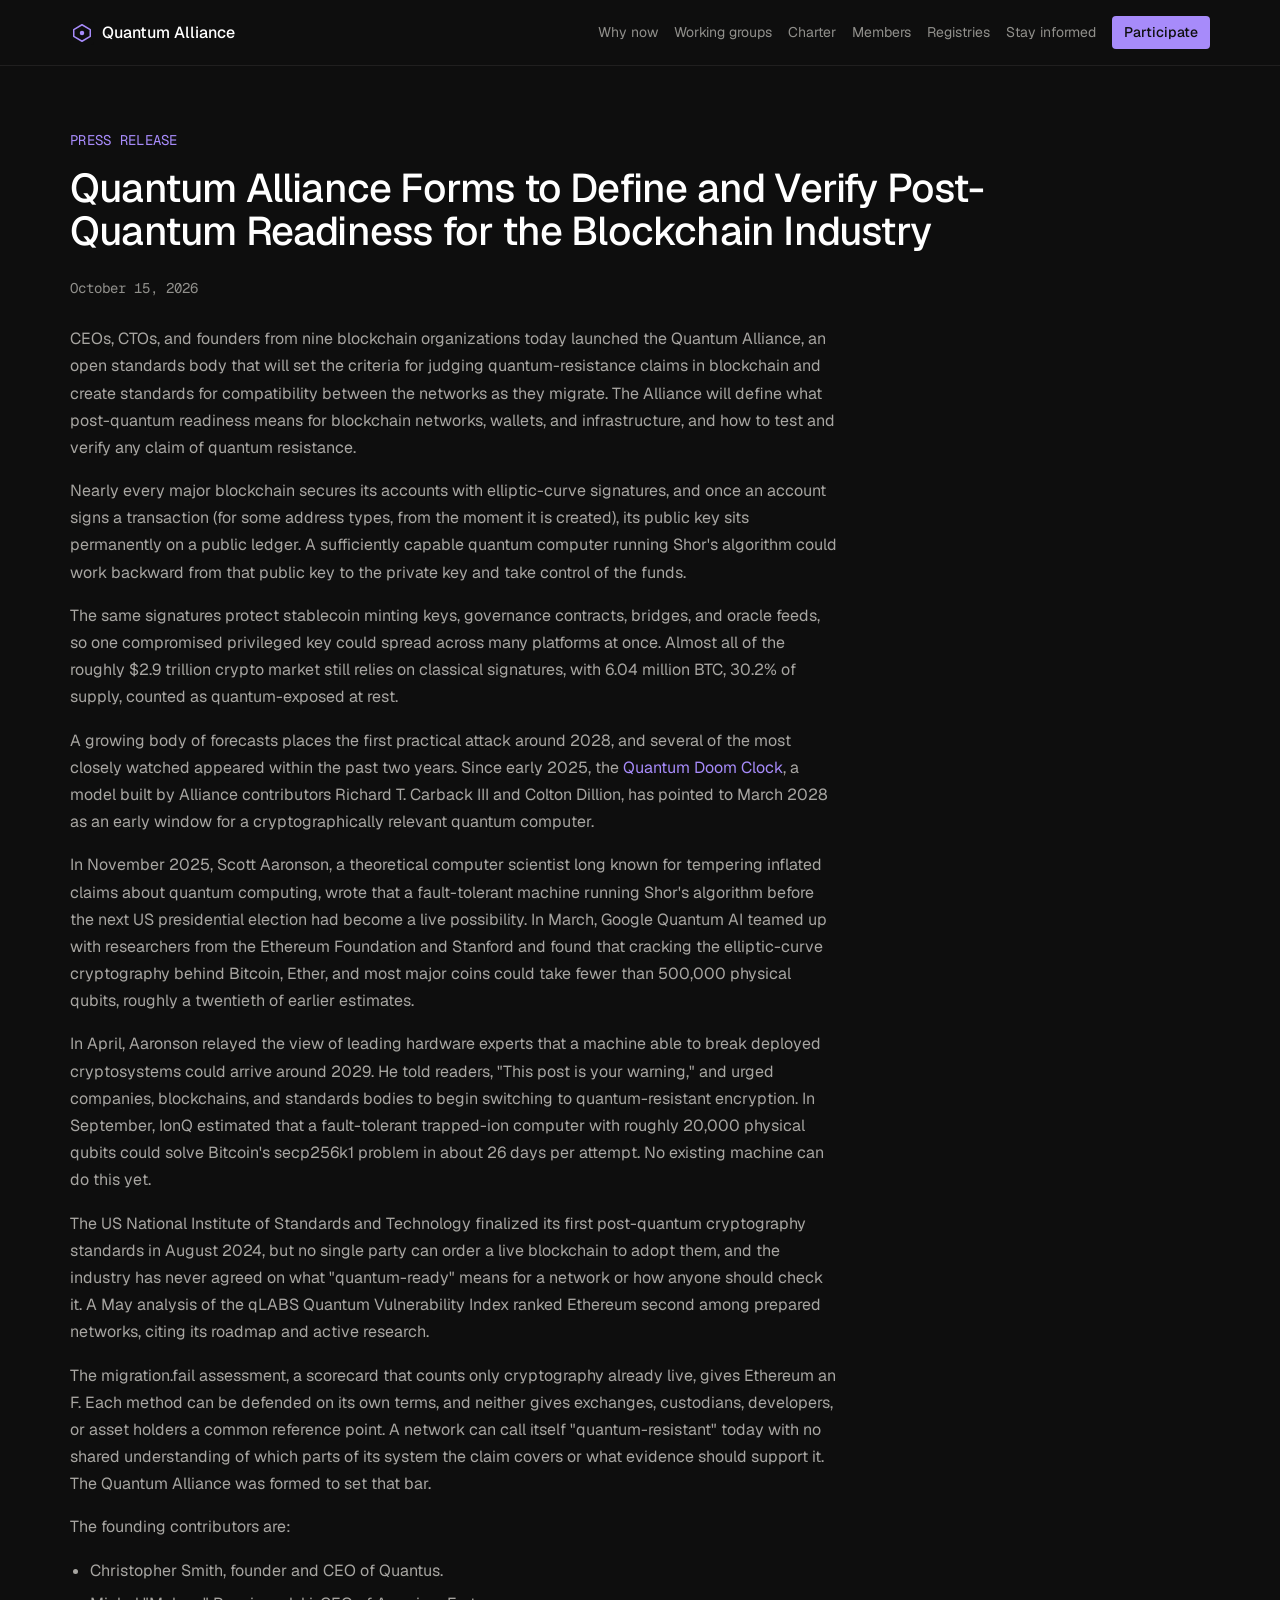
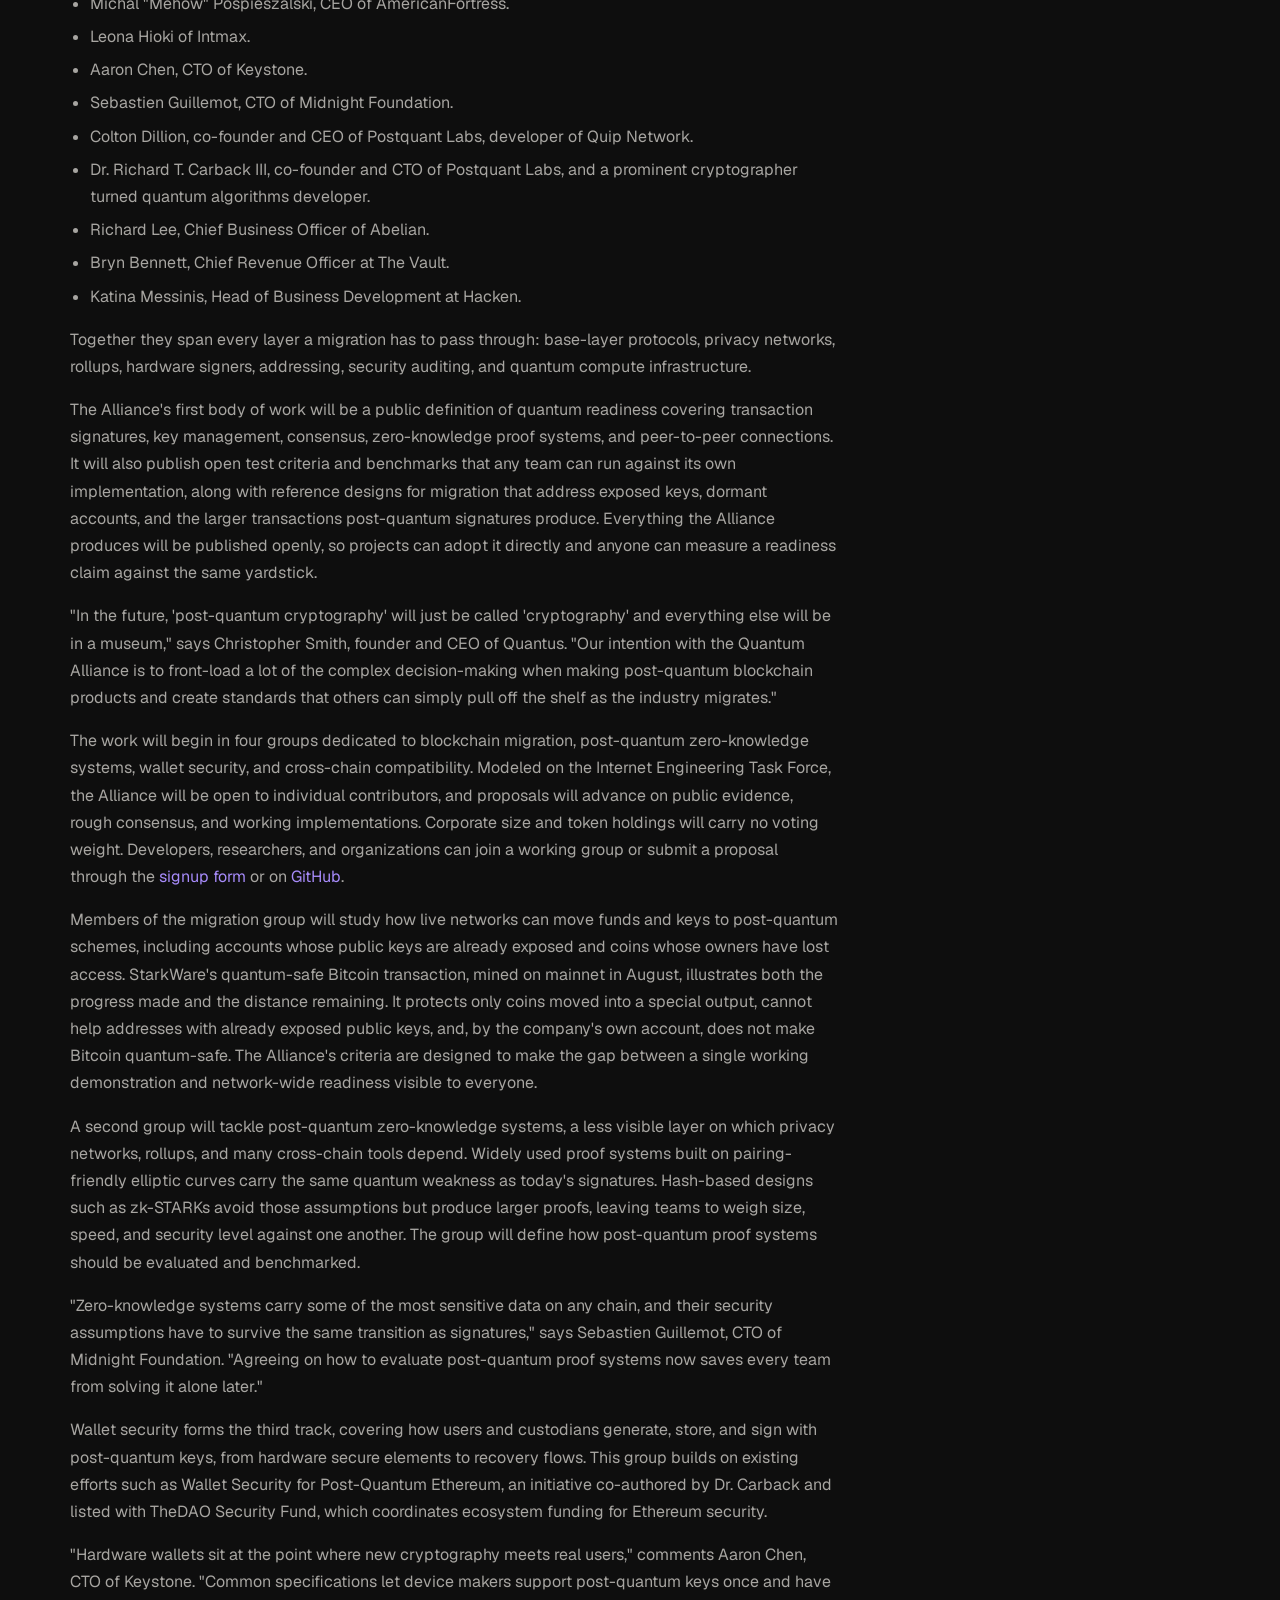
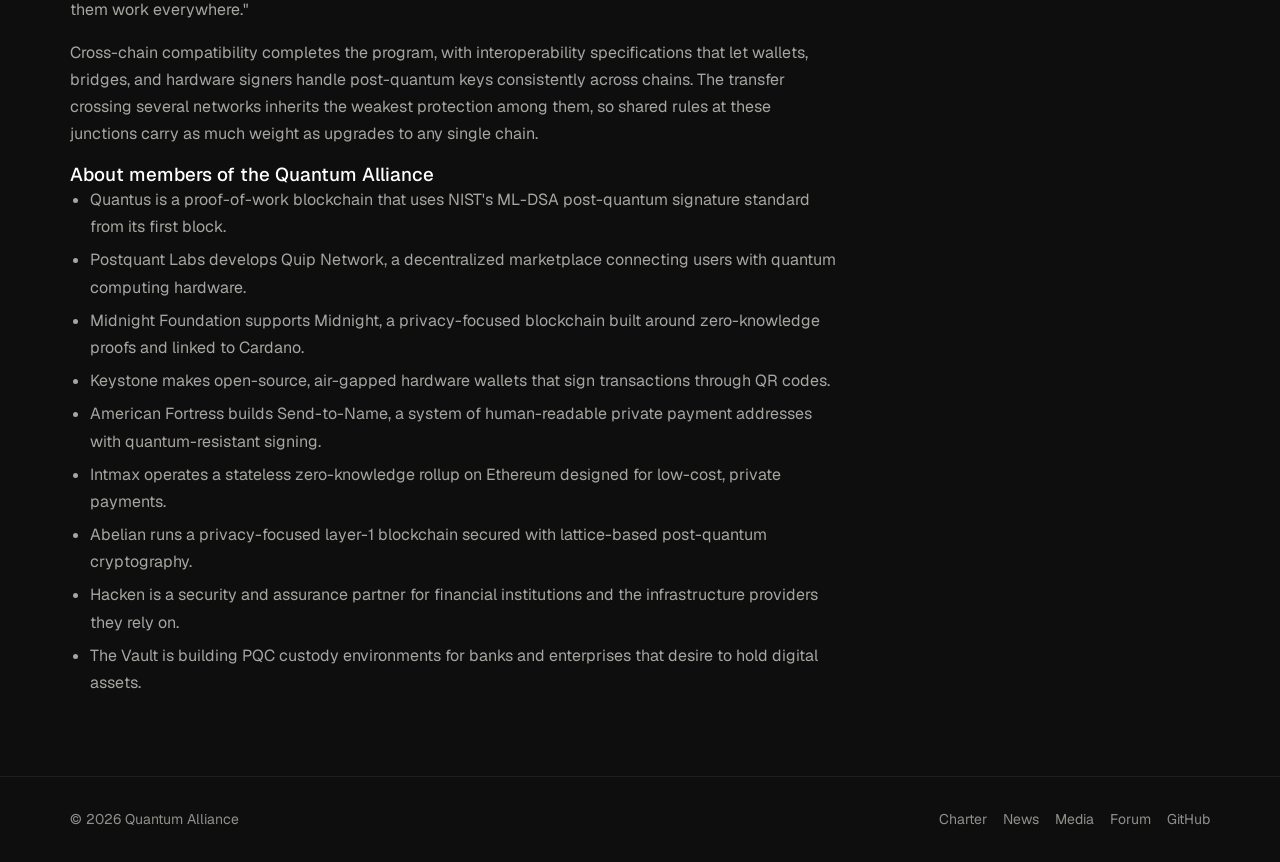
<file: news/launch/index.html>
<!DOCTYPE html>
<html lang="en">
<head>
  <meta charset="UTF-8">
  <meta name="viewport" content="width=device-width, initial-scale=1.0">
  <title>Quantum Alliance Forms to Define and Verify Post-Quantum Readiness for the Blockchain Industry | Quantum Alliance</title>
  <meta name="description" content="CEOs, CTOs, and founders from nine blockchain organizations launch the Quantum Alliance, an open standards body for post-quantum readiness in blockchain.">
  <link rel="canonical" href="https://quantumalliance.foundation/news/launch/">
  <link rel="icon" type="image/svg+xml" href="/favicon.svg">
  <link rel="stylesheet" href="/assets/styles.css">
  <meta name="robots" content="index, follow">
  <meta property="og:type" content="article">
  <meta property="og:site_name" content="Quantum Alliance">
  <meta property="og:title" content="Quantum Alliance Forms to Define and Verify Post-Quantum Readiness for the Blockchain Industry | Quantum Alliance">
  <meta property="og:description" content="CEOs, CTOs, and founders from nine blockchain organizations launch the Quantum Alliance, an open standards body for post-quantum readiness in blockchain.">
  <meta property="og:url" content="https://quantumalliance.foundation/news/launch/">
</head>
<body>
  <nav class="nav">
    <div class="wrap">
      <a href="/" class="brand"><img src="/favicon.svg" alt="" width="24" height="24"><span>Quantum Alliance</span></a>
      <div class="nav-links">
        <a href="/#why">Why now</a>
        <a href="/#groups">Working groups</a>
        <a href="https://forum.quantumalliance.foundation/t/quantum-alliance-charter/16" target="_blank" rel="noopener noreferrer">Charter</a>
        <a href="/#members">Members</a>
        <a href="/registry/">Registries</a>
        <a href="/#signup">Stay informed</a>
        <a href="https://forum.quantumalliance.foundation/" class="btn btn-signal" target="_blank" rel="noopener noreferrer">Participate</a>
      </div>
    </div>
  </nav>

  <main>
    <section class="section release">
      <div class="wrap">
        <p class="eyebrow">Press release</p>
        <h1 class="title" style="font-size:clamp(1.75rem,4vw,2.5rem)">Quantum Alliance Forms to Define and Verify Post-Quantum Readiness for the Blockchain Industry</h1>
        <article class="article">
          <p class="dateline">October 15, 2026</p>
          <p>CEOs, CTOs, and founders from nine blockchain organizations today launched the Quantum Alliance, an open standards body that will set the criteria for judging quantum-resistance claims in blockchain and create standards for compatibility between the networks as they migrate. The Alliance will define what post-quantum readiness means for blockchain networks, wallets, and infrastructure, and how to test and verify any claim of quantum resistance.</p>
          <p>Nearly every major blockchain secures its accounts with elliptic-curve signatures, and once an account signs a transaction (for some address types, from the moment it is created), its public key sits permanently on a public ledger. A sufficiently capable quantum computer running Shor's algorithm could work backward from that public key to the private key and take control of the funds.</p>
          <p>The same signatures protect stablecoin minting keys, governance contracts, bridges, and oracle feeds, so one compromised privileged key could spread across many platforms at once. Almost all of the roughly $2.9 trillion crypto market still relies on classical signatures, with 6.04 million BTC, 30.2% of supply, counted as quantum-exposed at rest.</p>
          <p>A growing body of forecasts places the first practical attack around 2028, and several of the most closely watched appeared within the past two years. Since early 2025, the <a href="https://quantumdoomclock.com/">Quantum Doom Clock</a>, a model built by Alliance contributors Richard T. Carback III and Colton Dillion, has pointed to March 2028 as an early window for a cryptographically relevant quantum computer.</p>
          <p>In November 2025, Scott Aaronson, a theoretical computer scientist long known for tempering inflated claims about quantum computing, wrote that a fault-tolerant machine running Shor's algorithm before the next US presidential election had become a live possibility. In March, Google Quantum AI teamed up with researchers from the Ethereum Foundation and Stanford and found that cracking the elliptic-curve cryptography behind Bitcoin, Ether, and most major coins could take fewer than 500,000 physical qubits, roughly a twentieth of earlier estimates.</p>
          <p>In April, Aaronson relayed the view of leading hardware experts that a machine able to break deployed cryptosystems could arrive around 2029. He told readers, "This post is your warning," and urged companies, blockchains, and standards bodies to begin switching to quantum-resistant encryption. In September, IonQ estimated that a fault-tolerant trapped-ion computer with roughly 20,000 physical qubits could solve Bitcoin's secp256k1 problem in about 26 days per attempt. No existing machine can do this yet.</p>
          <p>The US National Institute of Standards and Technology finalized its first post-quantum cryptography standards in August 2024, but no single party can order a live blockchain to adopt them, and the industry has never agreed on what "quantum-ready" means for a network or how anyone should check it. A May analysis of the qLABS Quantum Vulnerability Index ranked Ethereum second among prepared networks, citing its roadmap and active research.</p>
          <p>The migration.fail assessment, a scorecard that counts only cryptography already live, gives Ethereum an F. Each method can be defended on its own terms, and neither gives exchanges, custodians, developers, or asset holders a common reference point. A network can call itself "quantum-resistant" today with no shared understanding of which parts of its system the claim covers or what evidence should support it. The Quantum Alliance was formed to set that bar.</p>
          <p>The founding contributors are:</p>
          <ul>
  <li>Christopher Smith, founder and CEO of Quantus.</li>
  <li>Michal "Mehow" Pospieszalski, CEO of AmericanFortress.</li>
  <li>Leona Hioki of Intmax.</li>
  <li>Aaron Chen, CTO of Keystone.</li>
  <li>Sebastien Guillemot, CTO of Midnight Foundation.</li>
  <li>Colton Dillion, co-founder and CEO of Postquant Labs, developer of Quip Network.</li>
  <li>Dr. Richard T. Carback III, co-founder and CTO of Postquant Labs, and a prominent cryptographer turned quantum algorithms developer.</li>
  <li>Richard Lee, Chief Business Officer of Abelian.</li>
  <li>Bryn Bennett, Chief Revenue Officer at The Vault.</li>
  <li>Katina Messinis, Head of Business Development at Hacken.</li>
</ul>
          <p>Together they span every layer a migration has to pass through: base-layer protocols, privacy networks, rollups, hardware signers, addressing, security auditing, and quantum compute infrastructure.</p>
          <p>The Alliance's first body of work will be a public definition of quantum readiness covering transaction signatures, key management, consensus, zero-knowledge proof systems, and peer-to-peer connections. It will also publish open test criteria and benchmarks that any team can run against its own implementation, along with reference designs for migration that address exposed keys, dormant accounts, and the larger transactions post-quantum signatures produce. Everything the Alliance produces will be published openly, so projects can adopt it directly and anyone can measure a readiness claim against the same yardstick.</p>
          <p>"In the future, 'post-quantum cryptography' will just be called 'cryptography' and everything else will be in a museum," says Christopher Smith, founder and CEO of Quantus. "Our intention with the Quantum Alliance is to front-load a lot of the complex decision-making when making post-quantum blockchain products and create standards that others can simply pull off the shelf as the industry migrates."</p>
          <p>The work will begin in four groups dedicated to blockchain migration, post-quantum zero-knowledge systems, wallet security, and cross-chain compatibility. Modeled on the Internet Engineering Task Force, the Alliance will be open to individual contributors, and proposals will advance on public evidence, rough consensus, and working implementations. Corporate size and token holdings will carry no voting weight. Developers, researchers, and organizations can join a working group or submit a proposal through the <a href="/#signup">signup form</a> or on <a href="https://github.com/QuantumAllianceFoundation">GitHub</a>.</p>
          <p>Members of the migration group will study how live networks can move funds and keys to post-quantum schemes, including accounts whose public keys are already exposed and coins whose owners have lost access. StarkWare's quantum-safe Bitcoin transaction, mined on mainnet in August, illustrates both the progress made and the distance remaining. It protects only coins moved into a special output, cannot help addresses with already exposed public keys, and, by the company's own account, does not make Bitcoin quantum-safe. The Alliance's criteria are designed to make the gap between a single working demonstration and network-wide readiness visible to everyone.</p>
          <p>A second group will tackle post-quantum zero-knowledge systems, a less visible layer on which privacy networks, rollups, and many cross-chain tools depend. Widely used proof systems built on pairing-friendly elliptic curves carry the same quantum weakness as today's signatures. Hash-based designs such as zk-STARKs avoid those assumptions but produce larger proofs, leaving teams to weigh size, speed, and security level against one another. The group will define how post-quantum proof systems should be evaluated and benchmarked.</p>
          <p>"Zero-knowledge systems carry some of the most sensitive data on any chain, and their security assumptions have to survive the same transition as signatures," says Sebastien Guillemot, CTO of Midnight Foundation. "Agreeing on how to evaluate post-quantum proof systems now saves every team from solving it alone later."</p>
          <p>Wallet security forms the third track, covering how users and custodians generate, store, and sign with post-quantum keys, from hardware secure elements to recovery flows. This group builds on existing efforts such as Wallet Security for Post-Quantum Ethereum, an initiative co-authored by Dr. Carback and listed with TheDAO Security Fund, which coordinates ecosystem funding for Ethereum security.</p>
          <p>"Hardware wallets sit at the point where new cryptography meets real users," comments Aaron Chen, CTO of Keystone. "Common specifications let device makers support post-quantum keys once and have them work everywhere."</p>
          <p>Cross-chain compatibility completes the program, with interoperability specifications that let wallets, bridges, and hardware signers handle post-quantum keys consistently across chains. The transfer crossing several networks inherits the weakest protection among them, so shared rules at these junctions carry as much weight as upgrades to any single chain.</p>
          <h3>About members of the Quantum Alliance</h3>
          <ul>
            <li>Quantus is a proof-of-work blockchain that uses NIST's ML-DSA post-quantum signature standard from its first block.</li>
            <li>Postquant Labs develops Quip Network, a decentralized marketplace connecting users with quantum computing hardware.</li>
            <li>Midnight Foundation supports Midnight, a privacy-focused blockchain built around zero-knowledge proofs and linked to Cardano.</li>
            <li>Keystone makes open-source, air-gapped hardware wallets that sign transactions through QR codes.</li>
            <li>American Fortress builds Send-to-Name, a system of human-readable private payment addresses with quantum-resistant signing.</li>
            <li>Intmax operates a stateless zero-knowledge rollup on Ethereum designed for low-cost, private payments.</li>
            <li>Abelian runs a privacy-focused layer-1 blockchain secured with lattice-based post-quantum cryptography.</li>
            <li>Hacken is a security and assurance partner for financial institutions and the infrastructure providers they rely on.</li>
            <li>The Vault is building PQC custody environments for banks and enterprises that desire to hold digital assets.</li>
          </ul>
        </article>
      </div>
    </section>
  </main>

  <footer class="footer">
    <div class="wrap">
      <span>© 2026 Quantum Alliance</span>
      <nav>
        <a href="https://forum.quantumalliance.foundation/t/quantum-alliance-charter/16" target="_blank" rel="noopener noreferrer">Charter</a>
        <a href="/news/launch/">News</a>
        <a href="/media/">Media</a>
        <a href="https://forum.quantumalliance.foundation/" target="_blank" rel="noopener noreferrer">Forum</a>
        <a href="https://github.com/QuantumAllianceFoundation" target="_blank" rel="noopener noreferrer">GitHub</a>
      </nav>
    </div>
  </footer>
</body>
</html>
</file>
<file: assets/styles.css>
@font-face {
  font-family: "Geist";
  font-style: normal;
  font-weight: 400;
  font-display: swap;
  src: url("fonts/geist-400.woff2") format("woff2");
}
@font-face {
  font-family: "Geist";
  font-style: normal;
  font-weight: 500;
  font-display: swap;
  src: url("fonts/geist-500.woff2") format("woff2");
}
@font-face {
  font-family: "Geist Mono";
  font-style: normal;
  font-weight: 400;
  font-display: swap;
  src: url("fonts/geist-mono-400.woff2") format("woff2");
}

:root {
  --void: #0e0e0e;
  --surface: #181818;
  --content: #e8e6e0;
  --content-70: #e8e6e0b3;
  --content-60: #e8e6e099;
  --content-40: #e8e6e066;
  --border: #e8e6e014;
  --border-med: #e8e6e029;
  --signal: #a78bfa;
  --white: #fff;
  --max: 1140px;
  --edge: 52px;
  --sans: "Geist", -apple-system, BlinkMacSystemFont, "Segoe UI", Roboto, "Helvetica Neue", Arial, sans-serif;
  --mono: "Geist Mono", ui-monospace, SFMono-Regular, Menlo, monospace;
}

*, *::before, *::after { box-sizing: border-box; }

@media (prefers-reduced-motion: no-preference) {
  html { scroll-behavior: smooth; }
}

body {
  margin: 0;
  min-height: 100vh;
  display: flex;
  flex-direction: column;
  background: var(--void);
  color: var(--content);
  font-family: var(--sans);
  font-size: 16px;
  line-height: 1.5;
  -webkit-font-smoothing: antialiased;
}

a { color: inherit; text-decoration: none; transition: color .15s, border-color .15s, opacity .15s; }
a:hover { color: var(--white); }
p a, li a, td a, dd a { color: var(--signal); }
p a:hover, li a:hover, td a:hover, dd a:hover { text-decoration: underline; color: var(--signal); }

a:focus-visible, button:focus-visible { outline: 2px solid var(--signal); outline-offset: 2px; border-radius: 2px; }

.skip-link { position: absolute; left: 16px; top: -48px; z-index: 10; padding: 8px 12px; border-radius: 4px; background: var(--signal); color: var(--void); font-size: .875rem; font-weight: 500; }
.skip-link:focus { top: 16px; color: var(--void); }

h1, h2, h3, h4 { margin: 0; font-weight: 500; color: var(--white); line-height: 1.2; }
p { margin: 0; }

.wrap { max-width: var(--max); margin: 0 auto; }
.section { padding: 64px var(--edge); border-top: 1px solid var(--border); scroll-margin-top: 24px; }
.section:first-of-type { border-top: 0; }

/* Navigation */
.nav { padding: 16px var(--edge); border-bottom: 1px solid var(--border); }
.nav .wrap { display: flex; flex-wrap: wrap; align-items: center; justify-content: space-between; gap: 16px; }
.brand { display: flex; align-items: center; gap: 8px; color: var(--white); font-weight: 500; }
.brand img { width: 24px; height: 24px; }
.nav-links { display: flex; flex-wrap: wrap; align-items: center; gap: 8px 16px; font-size: .875rem; }
.nav-links a { padding: 4px 0; color: var(--content-60); }
.nav-links a:hover, .nav-links a[aria-current="page"] { color: var(--white); }

/* Buttons */
.btn {
  display: inline-block;
  padding: 10px 16px;
  border-radius: 4px;
  font-size: .875rem;
  font-weight: 500;
}
.btn-signal { background: var(--signal); color: var(--void); }
.btn-signal:hover { color: var(--void); opacity: .9; }
.btn-outline { border: 1px solid var(--border-med); color: var(--content); font-weight: 400; }
.nav-links .btn-signal { padding: 6px 12px; color: var(--void); }
.nav-links .btn-signal:hover { color: var(--void); }
.btn-outline:hover { border-color: var(--white); }
.btn-row { display: flex; flex-wrap: wrap; gap: 12px; margin-bottom: 40px; }

/* Type */
.eyebrow { font-family: var(--mono); color: var(--signal); font-size: .875rem; letter-spacing: .02em; text-transform: uppercase; margin-bottom: 16px; }
.hero .eyebrow { margin-bottom: 20px; }
.title { font-size: clamp(2.25rem, 5vw, 3.5rem); line-height: 1.08; letter-spacing: -.02em; max-width: 64rem; margin-bottom: 24px; }
.title--page { font-size: clamp(1.75rem, 4vw, 2.5rem); }
.lede { color: var(--content-70); font-size: 1.125rem; line-height: 1.625; max-width: 48rem; margin-bottom: 32px; }
h2 { font-size: 1.5rem; margin-bottom: 12px; }
.intro { color: var(--content-60); line-height: 1.625; max-width: 42rem; margin-bottom: 32px; }
.muted { color: var(--content-60); font-size: .875rem; line-height: 1.625; }

.hero { padding: 80px var(--edge); }

/* Hero media slider */
.media-slider { margin-top: 8px; }
.media-slider-head { display: flex; flex-wrap: wrap; align-items: center; justify-content: space-between; gap: 16px; margin-bottom: 16px; }
.media-slider-head .eyebrow { margin-bottom: 0; }
.media-slider-actions { display: flex; align-items: center; gap: 16px; font-size: .875rem; }
.media-slider-actions > a { color: var(--signal); }
.media-slider-actions > a:hover { text-decoration: underline; }
.slider-buttons { display: flex; gap: 8px; }
.slider-buttons[hidden] { display: none; }
.slider-btn { width: 36px; height: 36px; border: 1px solid var(--border-med); border-radius: 6px; background: none; color: var(--content); font: inherit; cursor: pointer; }
.slider-btn:hover { border-color: var(--white); }
.slider-toggle { width: auto; min-width: 64px; padding: 0 12px; font-size: .875rem; }
.media-track {
  display: grid;
  grid-auto-flow: column;
  grid-auto-columns: calc((100% - 36px) / 4);
  gap: 12px;
  overflow-x: auto;
  scroll-snap-type: x mandatory;
  overscroll-behavior-x: contain;
  scrollbar-width: thin;
  padding-bottom: 8px;
}
.media-track > * { scroll-snap-align: start; }

/* Cards */
.grid-2 { display: grid; grid-template-columns: repeat(2, 1fr); gap: 12px; }
.grid-3 { display: grid; grid-template-columns: repeat(3, 1fr); gap: 12px; }
.card { border: 1px solid var(--border); border-radius: 8px; padding: 20px; }
.card h2, .card h3, .card h4 { font-size: 1rem; margin-bottom: 8px; }
.card .tag { font-family: var(--mono); font-size: .75rem; color: var(--signal); margin-bottom: 8px; display: block; }
.card .lead-line { color: var(--content); font-size: .875rem; margin-bottom: 8px; }
.card .card-cta { margin-top: 12px; font-size: .875rem; }
.media-card { display: flex; flex-direction: column; }
.media-card :is(h2, h3, h4) { line-height: 1.4; }
.media-card > :last-child { margin-top: auto; }
.preview-card > :last-child { margin-top: 0; }
.media-card:hover { border-color: var(--content-40); color: inherit; }
.media-card:hover :is(h2, h3, h4) { color: var(--white); }
.preview-card img, .preview-fallback { display: block; width: calc(100% + 40px); height: auto; aspect-ratio: 40 / 21; object-fit: cover; margin: -20px -20px 16px; border-radius: 7px 7px 0 0; border-bottom: 1px solid var(--border); }
.preview-fallback { display: grid; place-items: center; padding: 16px; font-family: var(--mono); font-size: 1.25rem; color: var(--signal); background: radial-gradient(circle at 30% 20%, #a78bfa26, transparent 60%), var(--void); }

/* Timeline */
.timeline { border: 1px solid var(--border); border-radius: 8px; overflow: hidden; margin-bottom: 40px; }
.timeline .item { display: grid; grid-template-columns: 10rem 1fr; gap: 8px; padding: 16px; border-top: 1px solid var(--border); align-items: baseline; }
.timeline .item:first-child { border-top: 0; }
.timeline .when { font-family: var(--mono); color: var(--signal); font-size: .875rem; }

/* Figures */
.figures { display: grid; grid-template-columns: repeat(3, 1fr); gap: 12px; margin-bottom: 40px; }
.figure { border: 1px solid var(--border); border-radius: 8px; padding: 20px; }
.figure .num { font-family: var(--mono); font-size: 1.875rem; color: var(--white); display: block; margin-bottom: 8px; }

/* Table */
.table-wrap { border: 1px solid var(--border); border-radius: 8px; overflow-x: auto; margin-bottom: 40px; }
table { width: 100%; border-collapse: collapse; text-align: left; font-size: .875rem; }
thead { background: var(--surface); border-bottom: 1px solid var(--border-med); }
th { padding: 12px 16px; font-weight: 500; color: var(--content-60); }
td { padding: 16px; vertical-align: top; border-top: 1px solid var(--border); color: var(--content-60); }
td:first-child { color: var(--white); font-weight: 500; white-space: nowrap; }

/* Prose */
.article { max-width: 48rem; }
.article h2 { font-size: 1.125rem; margin: 32px 0 8px; }
.article p { color: var(--content-70); line-height: 1.7; margin-bottom: 16px; }
.article ul { color: var(--content-70); line-height: 1.7; padding-left: 20px; margin: 0 0 16px; }
.article li { margin-bottom: 6px; }

/* Quotes */
.quote { border-left: 2px solid var(--signal); padding: 4px 0 4px 20px; margin: 0; }
.quote p { color: var(--content); line-height: 1.65; margin-bottom: 12px; }
.quote footer { color: var(--content-60); font-size: .875rem; }
.quote footer strong { color: var(--white); font-weight: 500; }
.quote footer a { color: var(--signal); }
.quote footer a:hover { text-decoration: underline; }
.quote-lg p { font-size: 1.25rem; }

/* Member organizations */
.orgs { display: grid; grid-template-columns: repeat(3, 1fr); gap: 12px; }
.org { border: 1px solid var(--border); border-radius: 8px; padding: 20px; display: flex; flex-direction: column; gap: 14px; }
.org .logo { height: 48px; display: flex; align-items: center; }
.org .logo img { max-height: 40px; max-width: 180px; width: auto; height: auto; }
.org h3 { font-size: 1rem; }
.org h3 a:hover { color: var(--signal); }
.contributors { list-style: none; margin: 0; padding: 0; font-size: .875rem; color: var(--content-60); line-height: 1.6; }
.contributors strong { color: var(--white); font-weight: 500; }
.org a.site { font-family: var(--mono); font-size: .75rem; color: var(--content-60); margin-top: auto; }
.org a.site:hover { color: var(--signal); }

/* Footer */
.footer { margin-top: auto; padding: 32px var(--edge); border-top: 1px solid var(--border); color: var(--content-60); font-size: .875rem; }
.footer .wrap { display: flex; flex-wrap: wrap; gap: 16px; align-items: center; justify-content: space-between; }
.footer nav { display: flex; flex-wrap: wrap; gap: 16px; }

/* Press release page */
.release .dateline { font-family: var(--mono); color: var(--content-60); font-size: .875rem; margin-bottom: 24px; }

/* Signup form */
.signup { display: grid; grid-template-columns: 1fr 1fr; gap: 48px; align-items: start; }
.form { display: grid; gap: 16px; border: 1px solid var(--border); border-radius: 8px; padding: 24px; background: var(--surface); }
.field { display: grid; gap: 6px; border: 0; padding: 0; margin: 0; }
.field label, .field legend { font-size: .875rem; color: var(--content-70); padding: 0; }
.field legend { margin-bottom: 6px; }
.opt { color: var(--content-60); }
.form input[type="text"], .form input[type="email"], .form select, .form textarea {
  width: 100%;
  padding: 10px 12px;
  background: var(--void);
  color: var(--content);
  border: 1px solid var(--border-med);
  border-radius: 4px;
  font: inherit;
  font-size: .9375rem;
}
.form input:focus, .form select:focus, .form textarea:focus { outline: 2px solid var(--signal); outline-offset: 1px; border-color: transparent; }
.form .check { display: flex; align-items: center; gap: 8px; color: var(--content-70); }
.form .check input { accent-color: var(--signal); }
.form button { border: 0; cursor: pointer; justify-self: start; font: inherit; font-weight: 500; font-size: .875rem; }
.hp { position: absolute; left: -9999px; }


/* Registries */
.breadcrumb a { color: var(--signal); }
.breadcrumb a:hover { text-decoration: underline; }
.breadcrumb span { color: var(--content-40); }
.registry-actions { display: flex; flex-wrap: wrap; gap: 8px 24px; align-items: baseline; margin-bottom: 24px; }
.registry-actions p { flex-basis: 100%; margin: 0; }
.registry-actions a { color: var(--signal); font-size: .875rem; }
.registry-actions a:hover { text-decoration: underline; }
.table-wrap + .registry-actions { margin-top: -16px; }

.legend { display: grid; gap: 8px; margin: 0 0 24px; }
.legend > div { display: grid; grid-template-columns: 17rem 1fr; gap: 12px; align-items: baseline; }
.legend dt, .legend dd { margin: 0; }
.legend dd { color: var(--content-60); font-size: .875rem; line-height: 1.5; }

.badge { display: inline-block; padding: 2px 10px; border: 1px solid var(--border-med); border-radius: 999px; font-size: .75rem; white-space: nowrap; color: var(--content-70); }
.badge--post-quantum { border-color: var(--signal); background: #a78bfa26; color: var(--signal); }
.badge--no-signatures { border-color: var(--signal); background: transparent; color: var(--signal); }
.badge--post-quantum-ready { border-color: var(--content-40); color: var(--content); }
.badge--quantum-aware { border-color: var(--border-med); color: var(--content-60); }
.badge--broken { border-color: #f87171; background: #f8717126; color: #f87171; font-weight: 600; }
.badge--quantum-vulnerable { border: 1px dashed #f87171; background: #f8717114; color: #f87171; }

.alg { display: inline-block; margin: 0 4px 4px 0; padding: 1px 8px; border: 1px solid var(--border-med); border-radius: 4px; font-family: var(--mono); font-size: .75rem; white-space: nowrap; }
.alg--broken { border-color: #f87171; color: #f87171; }
.safety--high { color: var(--signal); }
.safety--medium { color: var(--content); }
.safety--low { color: var(--content-60); }
.safety--broken { color: #f87171; }

.callout { margin: 16px 0; padding: 12px 16px; border: 1px solid var(--border-med); border-left-width: 4px; border-radius: 4px; background: var(--surface); }
.callout p { margin: 0; line-height: 1.5; }
.callout--danger { border-color: #f87171; background: #f8717114; }
.callout--danger a { color: #f87171; text-decoration: underline; }
.warn-icon { display: inline-flex; margin-left: 6px; vertical-align: middle; color: #f87171; }
.warn-icon .icon { width: 1em; height: 1em; }

.legend + .muted { margin-bottom: 24px; }

.notes-toggle { display: none; align-items: center; justify-content: center; width: 32px; height: 32px; padding: 0; background: none; border: 1px solid var(--border-med); border-radius: 50%; color: var(--content-70); cursor: pointer; }
.notes-toggle:hover { color: var(--white); border-color: var(--content-40); }
.notes-popover { max-width: 22rem; width: calc(100vw - 48px); padding: 20px; background: var(--surface); border: 1px solid var(--border-med); border-radius: 8px; color: var(--content); font-weight: 400; }
.notes-popover::backdrop { background: #00000080; }
.notes-popover .notes-title { color: var(--white); font-weight: 500; margin: 0 0 8px; }
.notes-popover p { color: var(--content-70); line-height: 1.5; margin: 0 0 16px; }
.notes-close { padding: 6px 14px; background: none; border: 1px solid var(--border-med); border-radius: 6px; color: var(--content); font: inherit; font-size: .875rem; cursor: pointer; }
.notes-close:hover { border-color: var(--content-40); }
.name-cell .notes-toggle { margin-left: 8px; vertical-align: middle; }

table[data-sortable] th button { all: unset; cursor: pointer; font: inherit; color: inherit; }
table[data-sortable] th button:hover, table[data-sortable] th button:focus-visible { color: var(--white); }
table[data-sortable] th button:focus-visible { outline: 2px solid var(--signal); outline-offset: 2px; }
table[data-sortable] th[aria-sort="ascending"] button::after { content: " \25B2"; font-size: .7em; }
table[data-sortable] th[aria-sort="descending"] button::after { content: " \25BC"; font-size: .7em; }
table[data-sortable] td:first-child { white-space: normal; }

.section h1 + .intro { margin-top: 12px; }
.section .wrap > .muted { margin-bottom: 16px; }

/* Registry icon links, chain logos, and algorithm pages */
.icon-link { display: inline-flex; align-items: center; color: var(--content-60); }
.icon-link:hover, .icon-link:focus-visible { color: var(--white); }
.icon { width: 18px; height: 18px; display: block; }
td.col-icon { white-space: nowrap; }
td.col-source { white-space: nowrap; }
.repo-line { display: flex; align-items: center; gap: 6px; }
.chain-logo { display: inline-block; width: 20px; height: 20px; margin-right: 8px; vertical-align: middle; object-fit: contain; }
h1 .chain-logo { width: 32px; height: 32px; margin-right: 12px; }
.cap-tags { display: block; margin: 0; line-height: 1.6; }
.name-cell .cap-tags { margin-top: 4px; }
.cap-tag { display: inline-block; margin: 0 4px 0 0; padding: 0 8px; border: 1px solid var(--border-med); border-radius: 999px; font-size: .6875rem; white-space: nowrap; color: var(--content-70); }
h1 + .detail-list { margin-top: 24px; }
.rating-reason { margin: 8px 0 0; color: var(--content-60); }
a.alg { text-decoration: none; }
a.alg:hover { border-color: var(--content-40); }
.link-list { margin: 0 0 24px; padding-left: 20px; color: var(--content-60); line-height: 1.75; }
.link-list-heading { margin-top: 24px; }

/* Library table and pages */
.visually-hidden { position: absolute; width: 1px; height: 1px; margin: -1px; padding: 0; overflow: hidden; clip-path: inset(50%); white-space: nowrap; border: 0; }
.bool-icon { display: inline-flex; align-items: center; }
.bool-icon .icon { width: 16px; height: 16px; }
.bool-icon.yes { color: var(--signal); }
.bool-icon.no { color: var(--content-60); }
.audit-link { display: inline-flex; align-items: center; margin-left: 6px; vertical-align: middle; }
.audit-link img { width: 20px; height: 20px; object-fit: contain; }
.repo-list { list-style: none; margin: 0 0 24px; padding: 0; line-height: 1.75; color: var(--content-60); }
.detail-list .repo-list { margin: 0; }
.repo-list li { display: flex; align-items: center; gap: 8px; }
.detail-list { margin: 0 0 24px; }
.detail-list > div { display: grid; grid-template-columns: 200px 1fr; gap: 16px; padding: 8px 0; border-bottom: 1px solid var(--border-med); }
.detail-list dt { color: var(--content-60); }
.detail-list dd { margin: 0; }
.card-links { list-style: none; margin: 0; padding: 0; }
.detail-list dd p + .card-links { margin-top: 4px; }

/* Libraries table: tighter cells so all 10 columns fit the content width */
.libraries-table th, .libraries-table td { padding-left: 10px; padding-right: 10px; }
.libraries-table th:first-child, .libraries-table td:first-child { padding-left: 16px; }
.libraries-table th:last-child, .libraries-table td:last-child { padding-right: 16px; }

/* Utilities */
.mb-12 { margin-bottom: 12px; }
.mb-16 { margin-bottom: 16px; }
.mb-40 { margin-bottom: 40px; }

/* Breakpoints */
@media (max-width: 960px) {
  .orgs, .grid-3, .figures { grid-template-columns: repeat(2, 1fr); }
  .media-track { grid-auto-columns: calc((100% - 24px) / 3); }
  .legend > div { grid-template-columns: 1fr; gap: 4px; }
  .table-wrap table { min-width: 720px; }
  .detail-list > div { grid-template-columns: 1fr; gap: 4px; }
}
@media (max-width: 767px) {
  :root { --edge: 24px; }
  .hero { padding: 48px var(--edge); }
  .section { padding: 48px var(--edge); }
  .media-track { grid-auto-columns: calc((100% - 12px) / 2); }
  .media-track .card { padding: 14px; }
  .media-track .preview-card img, .media-track .preview-fallback { width: calc(100% + 28px); margin: -14px -14px 12px; }
  .media-track .card h3 { font-size: .875rem; }
  .media-track .muted { font-size: .75rem; }
  .grid-2, .grid-3, .orgs, .figures { grid-template-columns: 1fr; }
  .timeline .item { grid-template-columns: 1fr; }
  td:first-child { white-space: normal; }
  .signup { grid-template-columns: 1fr; gap: 24px; }
  .col-notes { display: none; }
  .notes-toggle { display: inline-flex; }
}
</file>
